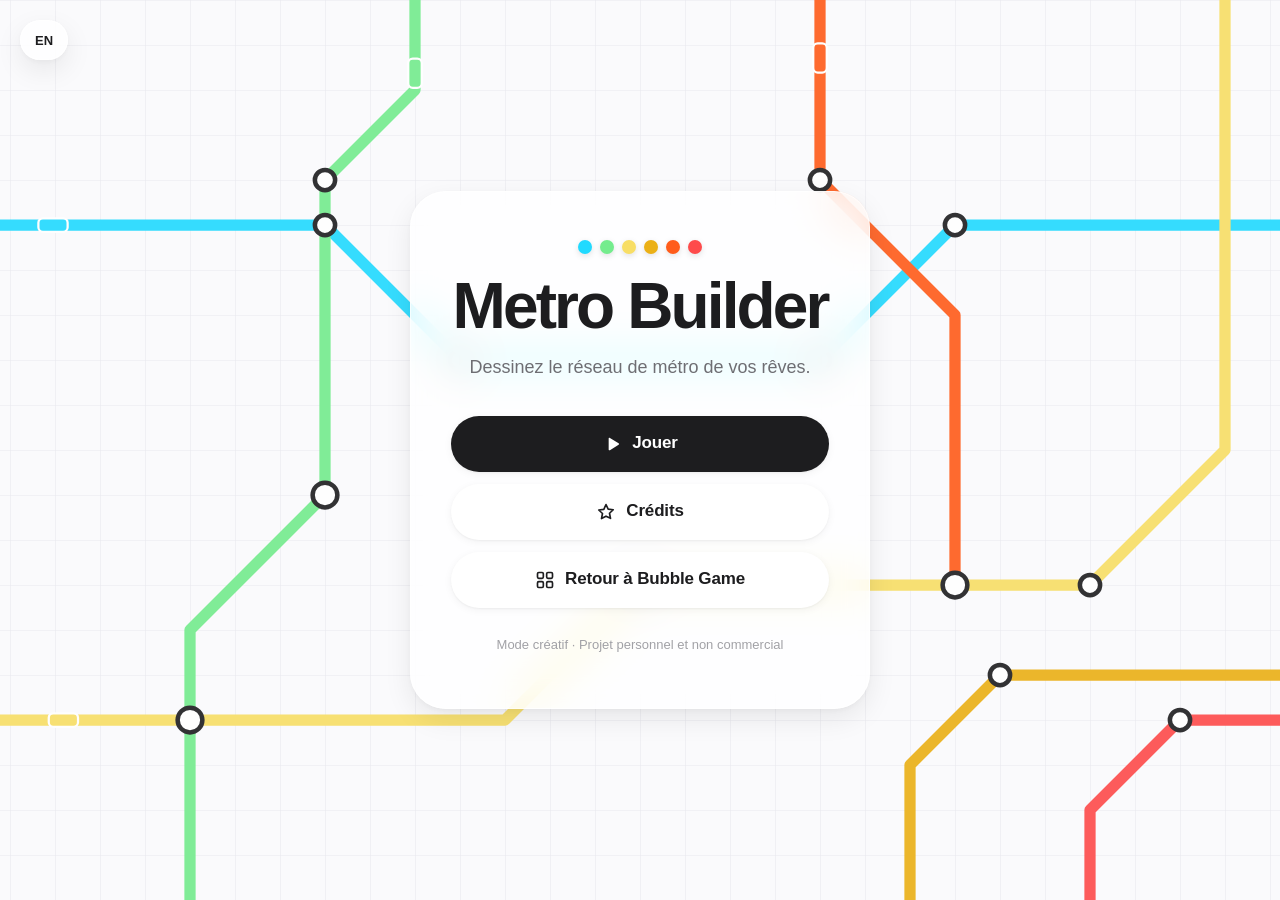
<file: index.html>
<!DOCTYPE html>
<html lang="fr">
<head>
  <meta charset="UTF-8">
  <meta name="viewport" content="width=device-width, initial-scale=1">
  <title>Metro Builder</title>
  <meta name="description" content="Metro Builder — créez le réseau de métro de vos rêves.">
  <link rel="stylesheet" href="css/style.css?v=5">
</head>
<body>
  <main class="page">
    <!-- Décor : lignes de métro animées -->
    <svg class="menu-bg" viewBox="0 0 1200 800" preserveAspectRatio="xMidYMid slice" aria-hidden="true">
      <defs>
        <pattern id="grid" width="40" height="40" patternUnits="userSpaceOnUse">
          <path d="M40 0H0V40" fill="none" stroke="#e8e8ed" stroke-width="1"/>
        </pattern>
      </defs>
      <rect width="1200" height="800" fill="#fbfbfd"/>
      <rect width="1200" height="800" fill="url(#grid)"/>
      <g fill="none" stroke-width="10" stroke-linecap="round" stroke-linejoin="round">
        <path id="bg-l1" d="M-40 200 H320 L440 320 H760 L880 200 H1240" stroke="#21DAFF"/>
        <path id="bg-l2" d="M200 840 V560 L320 440 V160 L400 80 V-40" stroke="#74EC8D"/>
        <path id="bg-l3" d="M-40 640 H480 L600 520 H1000 L1120 400 V-40" stroke="#F8DE65"/>
        <path id="bg-l4" d="M1240 600 H920 L840 680 V840" stroke="#EBB016"/>
        <path id="bg-l5" d="M760 -40 V160 L880 280 V520" stroke="#FF5C1A"/>
        <path id="bg-l6" d="M1000 840 V720 L1080 640 H1240" stroke="#FE4B4B"/>
      </g>
      <g fill="#fff" stroke="#1d1d1f" stroke-width="4">
        <circle cx="320" cy="200" r="9"/>
        <circle cx="440" cy="320" r="9"/>
        <circle cx="760" cy="320" r="9"/>
        <circle cx="320" cy="440" r="11"/>
        <circle cx="200" cy="640" r="11"/>
        <circle cx="600" cy="520" r="9"/>
        <circle cx="880" cy="520" r="11"/>
        <circle cx="1000" cy="520" r="9"/>
        <circle cx="760" cy="160" r="9"/>
        <circle cx="880" cy="200" r="9"/>
        <circle cx="920" cy="600" r="9"/>
        <circle cx="1080" cy="640" r="9"/>
        <circle cx="320" cy="160" r="9"/>
      </g>
      <g>
        <rect x="-13" y="-6" width="26" height="12" rx="4" fill="#21DAFF" stroke="#fff" stroke-width="2">
          <animateMotion dur="14s" repeatCount="indefinite" rotate="auto"><mpath href="#bg-l1"/></animateMotion>
        </rect>
        <rect x="-13" y="-6" width="26" height="12" rx="4" fill="#74EC8D" stroke="#fff" stroke-width="2">
          <animateMotion dur="11s" repeatCount="indefinite" rotate="auto" keyPoints="1;0" keyTimes="0;1" calcMode="linear"><mpath href="#bg-l2"/></animateMotion>
        </rect>
        <rect x="-13" y="-6" width="26" height="12" rx="4" fill="#F8DE65" stroke="#fff" stroke-width="2">
          <animateMotion dur="16s" repeatCount="indefinite" rotate="auto"><mpath href="#bg-l3"/></animateMotion>
        </rect>
        <rect x="-13" y="-6" width="26" height="12" rx="4" fill="#FF5C1A" stroke="#fff" stroke-width="2">
          <animateMotion dur="8s" repeatCount="indefinite" rotate="auto"><mpath href="#bg-l5"/></animateMotion>
        </rect>
      </g>
    </svg>

    <div class="menu">
      <div class="menu-card glass">
        <div class="logo-dots" aria-hidden="true">
          <span></span><span></span><span></span><span></span><span></span><span></span>
        </div>
        <h1 class="game-title">Metro Builder</h1>
        <p class="game-tagline">Dessinez le réseau de métro de vos rêves.</p>

        <nav class="menu-actions">
          <a class="btn btn-primary" href="city-select.html">
            <svg viewBox="0 0 24 24" fill="currentColor" aria-hidden="true"><path d="M8 5.5v13a1 1 0 0 0 1.52.85l10.4-6.5a1 1 0 0 0 0-1.7L9.52 4.65A1 1 0 0 0 8 5.5z"/></svg>
            Jouer
          </a>
          <a class="btn" href="credits.html">
            <svg viewBox="0 0 24 24" fill="none" stroke="currentColor" stroke-width="2" stroke-linecap="round" stroke-linejoin="round" aria-hidden="true"><path d="M12 3l2.6 5.6 6.1.7-4.5 4.2 1.2 6.1L12 17l-5.4 2.9 1.2-6.1-4.5-4.2 6.1-.7z"/></svg>
            Crédits
          </a>
          <a class="btn" href="https://bubble-site.fr/jeux/jeux.html" id="library-link">
            <svg viewBox="0 0 24 24" fill="none" stroke="currentColor" stroke-width="2" stroke-linecap="round" stroke-linejoin="round" aria-hidden="true"><rect x="3" y="3" width="7" height="7" rx="1.5"/><rect x="14" y="3" width="7" height="7" rx="1.5"/><rect x="3" y="14" width="7" height="7" rx="1.5"/><rect x="14" y="14" width="7" height="7" rx="1.5"/></svg>
            Retour à Bubble Game
          </a>
        </nav>

        <p class="menu-footer">Mode créatif · Projet personnel et non commercial</p>
      </div>
    </div>
  </main>
  <script src="js/i18n.js?v=1"></script>
</body>
</html>
</file>
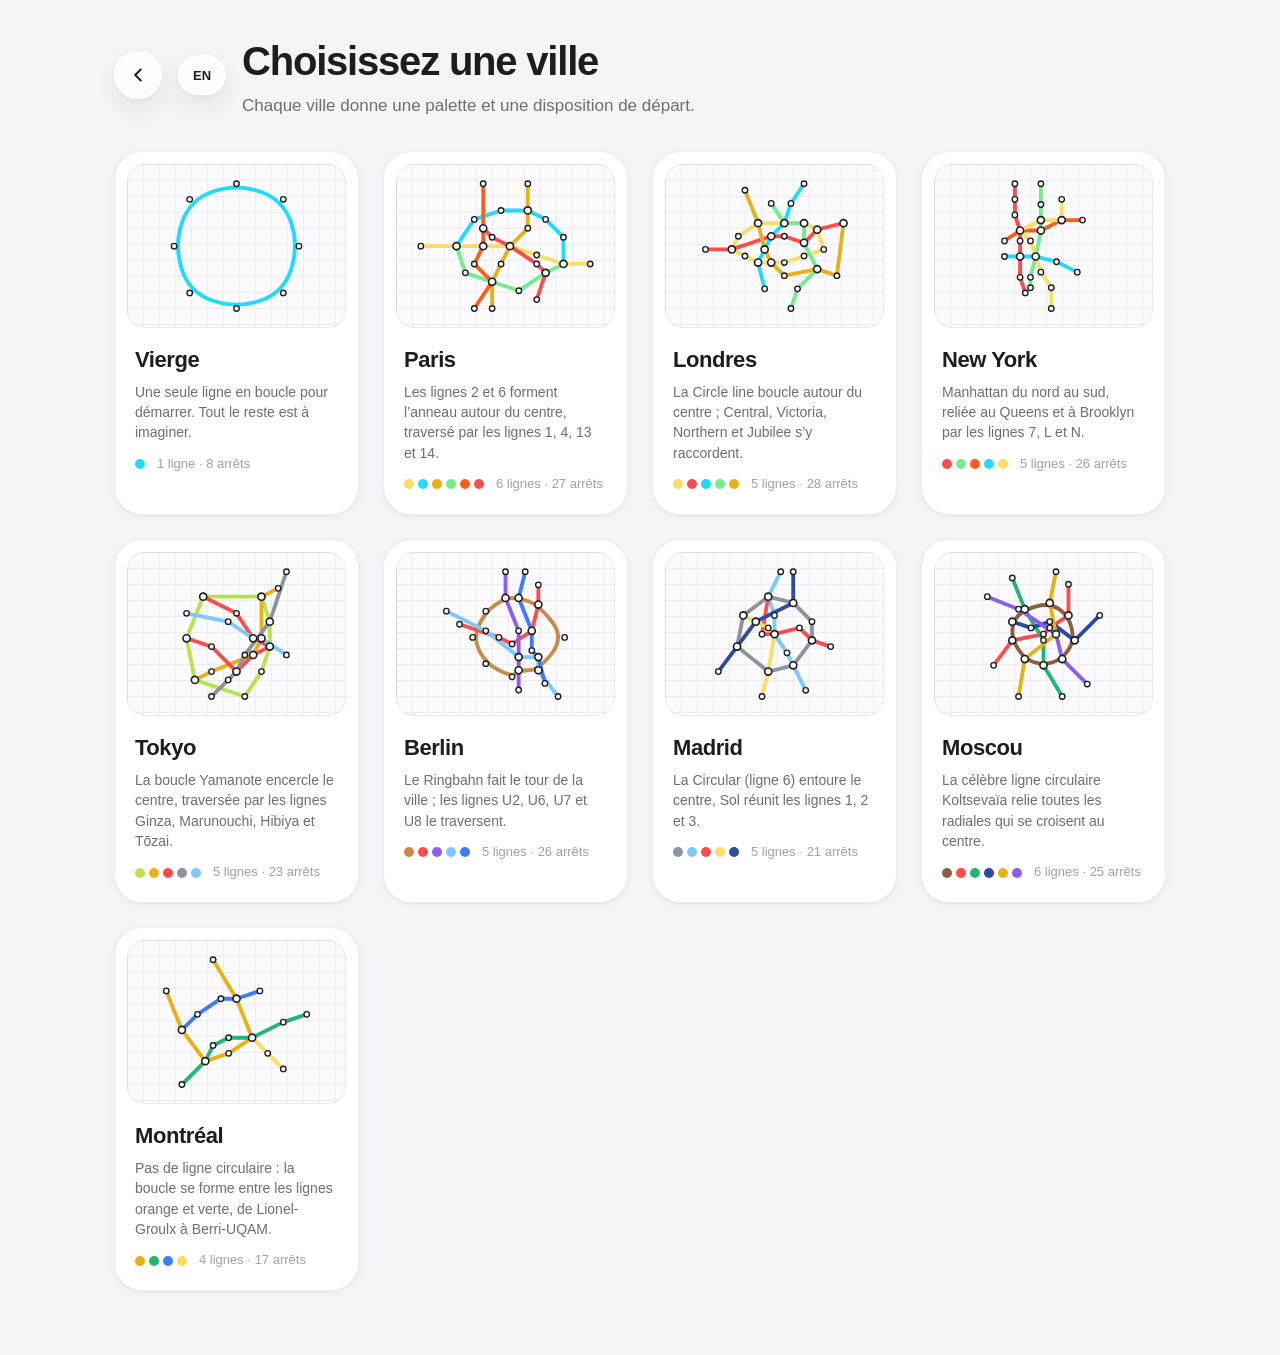
<file: city-select.html>
<!DOCTYPE html>
<html lang="fr">
<head>
  <meta charset="UTF-8">
  <meta name="viewport" content="width=device-width, initial-scale=1">
  <title>Choisir une ville — Metro Builder</title>
  <link rel="stylesheet" href="css/style.css?v=5">
</head>
<body>
  <main class="page">
    <header class="page-header">
      <a class="back-btn glass" href="index.html" aria-label="Retour au menu">
        <svg viewBox="0 0 24 24" fill="none" stroke="currentColor" stroke-width="2.2" stroke-linecap="round" stroke-linejoin="round"><path d="M15 18l-6-6 6-6"/></svg>
      </a>
      <div>
        <h1 class="page-title">Choisissez une ville</h1>
        <p class="page-subtitle">Chaque ville donne une palette et une disposition de départ.</p>
      </div>
    </header>

    <div class="page-content">
      <div class="city-grid" id="city-grid"></div>
    </div>
  </main>

  <script src="js/i18n.js?v=1"></script>
  <script src="js/cities.js?v=5"></script>
  <script>
    (function () {
      'use strict';
      var grid = document.getElementById('city-grid');
      var NS = 'http://www.w3.org/2000/svg';

      function el(tag, attrs) {
        var node = document.createElementNS(NS, tag);
        for (var k in attrs) node.setAttribute(k, attrs[k]);
        return node;
      }

      // Aperçu SVG de la disposition de départ d'une ville
      function preview(city) {
        var svg = el('svg', { viewBox: '0 0 400 300', 'aria-hidden': 'true' });
        var pos = {};
        var minX = Infinity, minY = Infinity, maxX = -Infinity, maxY = -Infinity;
        city.stops.forEach(function (s) {
          pos[s[0]] = { x: s[1], y: s[2] };
          minX = Math.min(minX, s[1]); maxX = Math.max(maxX, s[1]);
          minY = Math.min(minY, s[2]); maxY = Math.max(maxY, s[2]);
        });
        var pad = 36;
        var scale = Math.min((400 - pad * 2) / Math.max(1, maxX - minX), (300 - pad * 2) / Math.max(1, maxY - minY));
        var ox = 200 - ((minX + maxX) / 2) * scale;
        var oy = 150 - ((minY + maxY) / 2) * scale;
        function P(k) { return { x: pos[k].x * scale + ox, y: pos[k].y * scale + oy }; }

        var palette = MetroCities.palette(city);
        var served = {};
        city.lines.forEach(function (line) {
          var pts = line.stops.map(P);
          line.stops.forEach(function (k) { served[k] = (served[k] || 0) + 1; });
          var d;
          if (line.loop && line.style === 'curve') {
            // Boucle lissée (courbes passant par les milieux)
            var n = pts.length;
            var mid = function (a, b) { return { x: (a.x + b.x) / 2, y: (a.y + b.y) / 2 }; };
            var m0 = mid(pts[n - 1], pts[0]);
            d = 'M' + m0.x + ' ' + m0.y;
            for (var i = 0; i < n; i++) {
              var m = mid(pts[i], pts[(i + 1) % n]);
              d += ' Q' + pts[i].x + ' ' + pts[i].y + ' ' + m.x + ' ' + m.y;
            }
          } else {
            d = 'M' + pts.map(function (p) { return p.x + ' ' + p.y; }).join(' L');
            if (line.loop) d += ' Z';
          }
          svg.appendChild(el('path', {
            d: d, fill: 'none', stroke: MetroCities.colorHex(palette, line.color),
            'stroke-width': 7, 'stroke-linecap': 'round', 'stroke-linejoin': 'round'
          }));
        });
        city.stops.forEach(function (s) {
          var p = P(s[0]);
          var big = (served[s[0]] || 0) > 1;
          svg.appendChild(el('circle', {
            cx: p.x, cy: p.y, r: big ? 6.5 : 5, fill: '#fff', stroke: '#1d1d1f', 'stroke-width': big ? 3 : 2.5
          }));
        });
        return svg;
      }

      MetroCities.list().forEach(function (city, index) {
        var saved = MetroCities.hasSave(city.id);
        var card = document.createElement('div');
        card.className = 'city-card';
        card.setAttribute('role', 'button');
        card.setAttribute('tabindex', '0');
        card.style.animationDelay = (index * 0.07) + 's';

        var pv = document.createElement('div');
        pv.className = 'city-preview';
        pv.appendChild(preview(city));
        card.appendChild(pv);

        if (saved) {
          var badge = document.createElement('span');
          badge.className = 'badge';
          badge.textContent = MetroI18n.t('Reprendre');
          card.appendChild(badge);
        }

        var info = document.createElement('div');
        info.className = 'city-info';
        var palette = MetroCities.palette(city);
        var swatches = city.lines.map(function (l) {
          return MetroCities.colorHex(palette, l.color);
        }).filter(function (hex, i, all) {
          return all.indexOf(hex) === i;
        }).map(function (hex) {
          return '<i style="background:' + hex + '"></i>';
        }).join('');
        info.innerHTML =
          '<h2 class="city-name"></h2>' +
          '<p class="city-desc"></p>' +
          '<div class="city-meta"><span class="city-swatches">' + swatches + '</span>' +
          '<span>' + city.lines.length + ' ' + MetroI18n.t(city.lines.length > 1 ? 'lignes' : 'ligne') +
          ' · ' + city.stops.length + ' ' + MetroI18n.t(city.stops.length > 1 ? 'arrêts' : 'arrêt') + '</span></div>';
        info.querySelector('.city-name').textContent = MetroCities.localizedName(city);
        info.querySelector('.city-desc').textContent = MetroCities.localizedDescription(city);
        card.appendChild(info);

        if (saved) {
          var reset = document.createElement('button');
          reset.className = 'city-reset';
          reset.type = 'button';
          reset.textContent = MetroI18n.t('Recommencer à zéro');
          reset.addEventListener('click', function (ev) {
            ev.stopPropagation();
            if (confirm(MetroI18n.t('Effacer la partie sauvegardée pour « {name} » ?', { name: MetroCities.localizedName(city) }))) {
              MetroCities.clearSave(city.id);
              location.reload();
            }
          });
          info.appendChild(reset);
        }

        function go() {
          try { localStorage.setItem('metroBuilder.city', city.id); } catch (e) { /* stockage indisponible */ }
          location.href = 'game.html?city=' + encodeURIComponent(city.id);
        }
        card.addEventListener('click', go);
        card.addEventListener('keydown', function (ev) {
          if (ev.key === 'Enter' || ev.key === ' ') { ev.preventDefault(); go(); }
        });
        grid.appendChild(card);
      });
    })();
  </script>
</body>
</html>
</file>
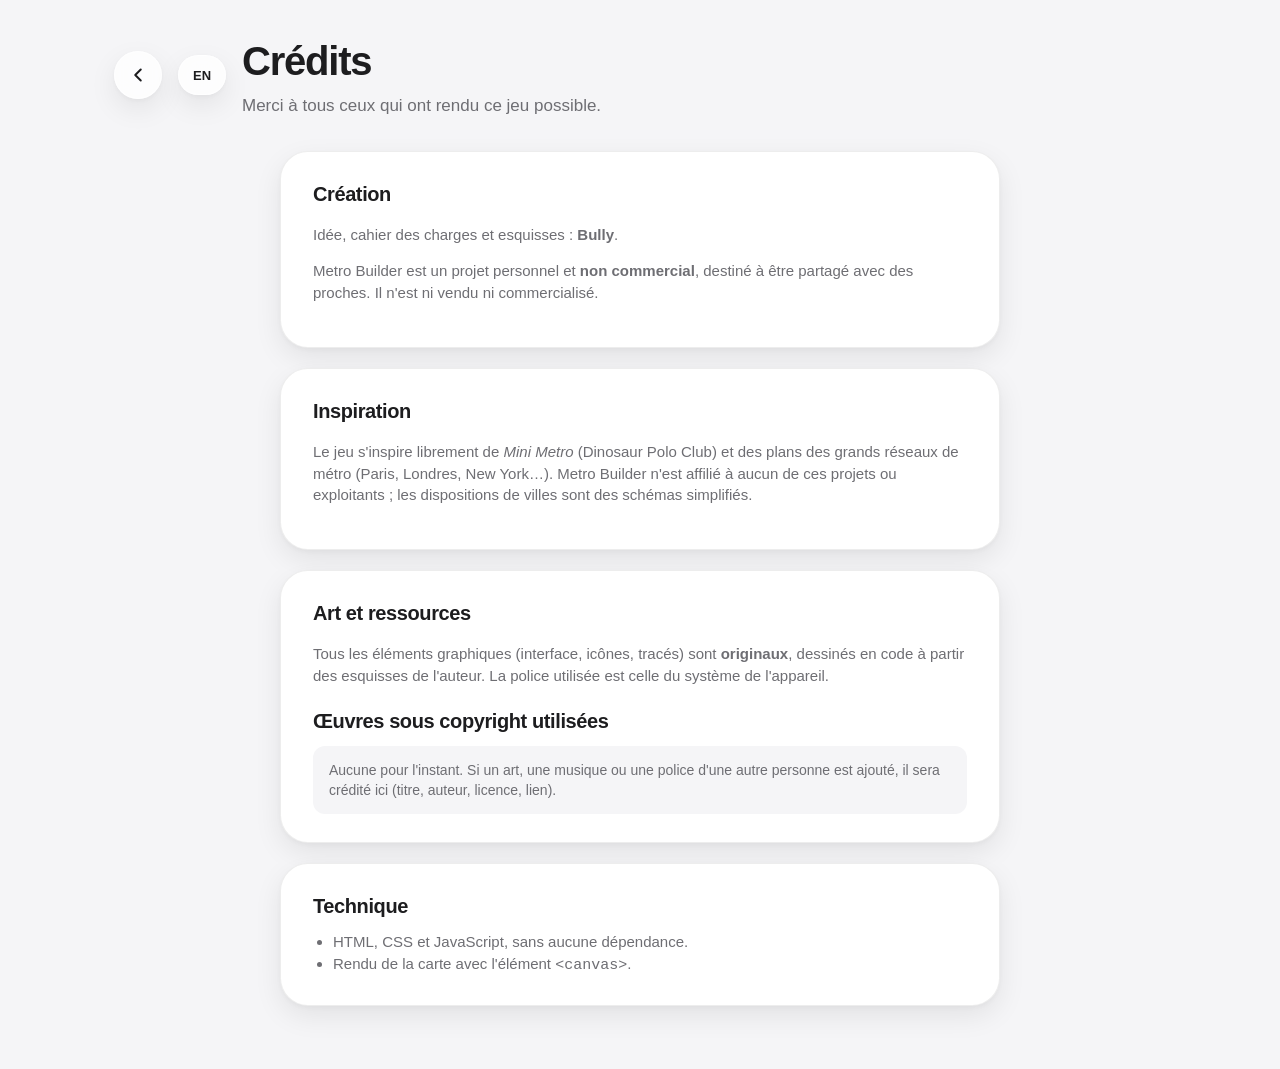
<file: credits.html>
<!DOCTYPE html>
<html lang="fr">
<head>
  <meta charset="UTF-8">
  <meta name="viewport" content="width=device-width, initial-scale=1">
  <title>Crédits — Metro Builder</title>
  <link rel="stylesheet" href="css/style.css?v=5">
</head>
<body>
  <main class="page">
    <header class="page-header">
      <a class="back-btn glass" href="index.html" aria-label="Retour au menu">
        <svg viewBox="0 0 24 24" fill="none" stroke="currentColor" stroke-width="2.2" stroke-linecap="round" stroke-linejoin="round"><path d="M15 18l-6-6 6-6"/></svg>
      </a>
      <div>
        <h1 class="page-title">Crédits</h1>
        <p class="page-subtitle">Merci à tous ceux qui ont rendu ce jeu possible.</p>
      </div>
    </header>

    <div class="page-content">
      <div class="credits">
        <section class="card">
          <h2>Création</h2>
          <p>Idée, cahier des charges et esquisses : <strong>Bully</strong>.</p>
          <p>Metro Builder est un projet personnel et <strong>non commercial</strong>, destiné à être partagé avec des proches. Il n'est ni vendu ni commercialisé.</p>
        </section>

        <section class="card">
          <h2>Inspiration</h2>
          <p>Le jeu s'inspire librement de <em>Mini Metro</em> (Dinosaur Polo Club) et des plans des grands réseaux de métro (Paris, Londres, New York…). Metro Builder n'est affilié à aucun de ces projets ou exploitants ; les dispositions de villes sont des schémas simplifiés.</p>
        </section>

        <section class="card">
          <h2>Art et ressources</h2>
          <p>Tous les éléments graphiques (interface, icônes, tracés) sont <strong>originaux</strong>, dessinés en code à partir des esquisses de l'auteur. La police utilisée est celle du système de l'appareil.</p>
          <h2 style="margin-top:20px">Œuvres sous copyright utilisées</h2>
          <!-- Ajouter ici chaque œuvre de quelqu'un d'autre utilisée dans le jeu :
               titre, auteur, licence et lien. -->
          <div class="placeholder">Aucune pour l'instant. Si un art, une musique ou une police d'une autre personne est ajouté, il sera crédité ici (titre, auteur, licence, lien).</div>
        </section>

        <section class="card">
          <h2>Technique</h2>
          <ul>
            <li>HTML, CSS et JavaScript, sans aucune dépendance.</li>
            <li>Rendu de la carte avec l'élément <code>&lt;canvas&gt;</code>.</li>
          </ul>
        </section>
      </div>
    </div>
  </main>
  <script src="js/i18n.js?v=1"></script>
</body>
</html>
</file>
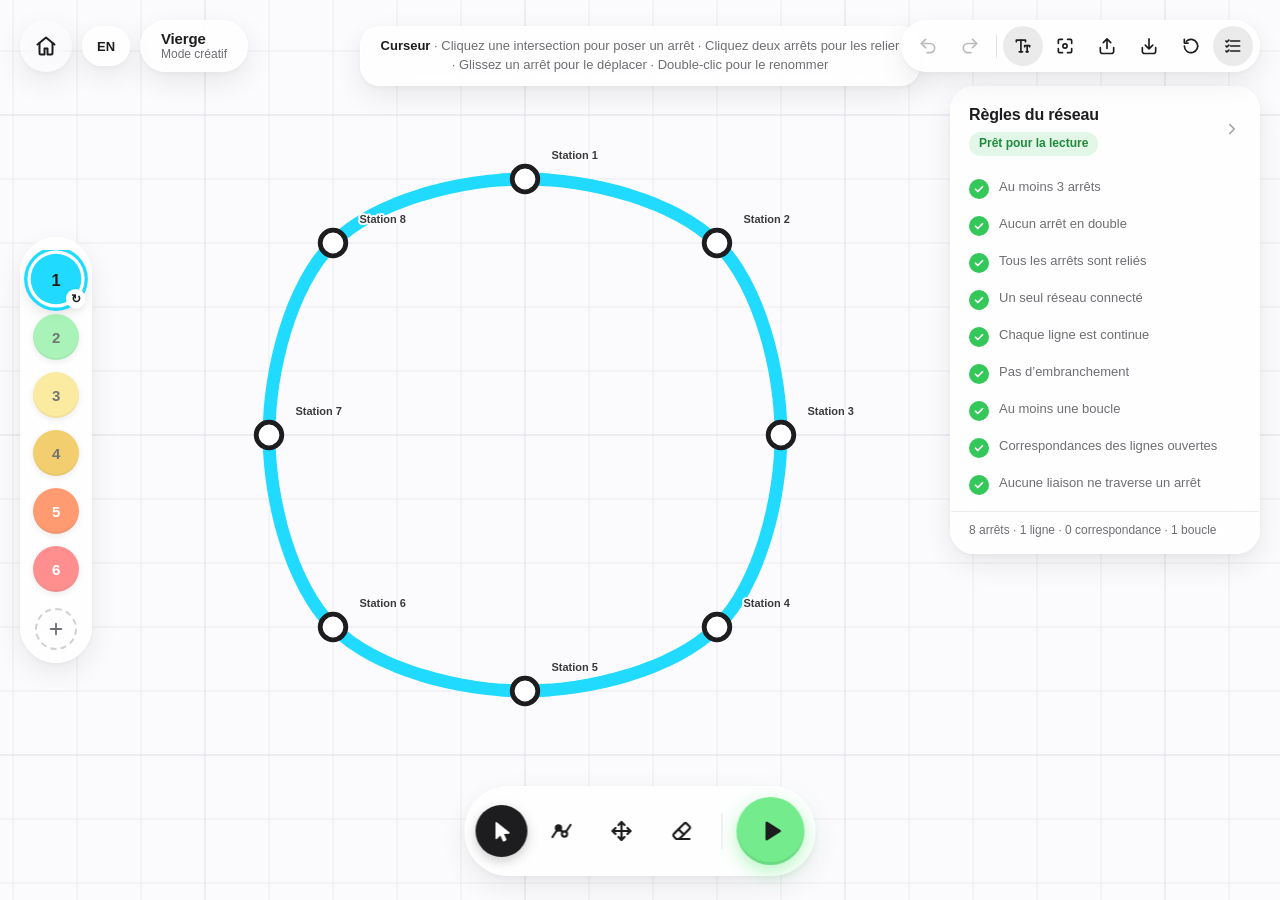
<file: game.html>
<!DOCTYPE html>
<html lang="fr">
<head>
  <meta charset="UTF-8">
  <meta name="viewport" content="width=device-width, initial-scale=1, maximum-scale=1, user-scalable=no">
  <title>Éditeur — Metro Builder</title>
  <link rel="stylesheet" href="css/style.css?v=5">
  <link rel="stylesheet" href="css/game.css?v=5">
</head>
<body class="game">
  <canvas id="map" aria-label="Carte du réseau de métro"></canvas>

  <!-- Haut gauche : menu + ville -->
  <div class="top-left">
    <a class="icon-btn round glass" href="index.html" id="home-btn" title="Menu principal" aria-label="Menu principal">
      <svg viewBox="0 0 24 24" fill="none" stroke="currentColor" stroke-width="2" stroke-linecap="round" stroke-linejoin="round"><path d="M3.5 10.5L12 3.5l8.5 7"/><path d="M5.5 9v10a1.5 1.5 0 0 0 1.5 1.5h3.5v-6h3v6H17a1.5 1.5 0 0 0 1.5-1.5V9"/></svg>
    </a>
    <div class="city-pill glass">
      <span class="city-pill-name" id="city-name">Ville</span>
      <span class="city-pill-mode">Mode créatif</span>
    </div>
  </div>

  <!-- Barre verticale des lignes -->
  <aside class="line-bar glass" aria-label="Lignes de métro">
    <div class="line-list" id="line-list"></div>
    <button class="line-add" id="add-line" type="button" title="Ajouter une ligne" aria-label="Ajouter une ligne">
      <svg viewBox="0 0 24 24" fill="none" stroke="currentColor" stroke-width="2.4" stroke-linecap="round"><path d="M12 5v14M5 12h14"/></svg>
    </button>
  </aside>

  <!-- Sélecteur de couleur de la ligne active -->
  <div class="color-picker glass" id="color-picker" role="dialog" aria-label="Couleur de la ligne" aria-hidden="true"></div>

  <!-- Aide contextuelle -->
  <div class="hint glass" id="hint"></div>

  <!-- Haut droite : actions -->
  <div class="top-actions glass">
    <button class="icon-btn" id="undo-btn" type="button" title="Annuler (Ctrl+Z)" aria-label="Annuler">
      <svg viewBox="0 0 24 24" fill="none" stroke="currentColor" stroke-width="2" stroke-linecap="round" stroke-linejoin="round"><path d="M9 14L4 9l5-5"/><path d="M4 9h10.5a5.5 5.5 0 0 1 0 11H11"/></svg>
    </button>
    <button class="icon-btn" id="redo-btn" type="button" title="Rétablir (Ctrl+Y)" aria-label="Rétablir">
      <svg viewBox="0 0 24 24" fill="none" stroke="currentColor" stroke-width="2" stroke-linecap="round" stroke-linejoin="round"><path d="M15 14l5-5-5-5"/><path d="M20 9H9.5a5.5 5.5 0 0 0 0 11H13"/></svg>
    </button>
    <span class="sep"></span>
    <button class="icon-btn active" id="labels-btn" type="button" title="Afficher les noms des arrêts" aria-label="Noms des arrêts">
      <svg viewBox="0 0 24 24" fill="none" stroke="currentColor" stroke-width="2" stroke-linecap="round" stroke-linejoin="round"><path d="M4 7V5h11v2"/><path d="M9.5 5v14"/><path d="M7.5 19h4"/><path d="M14 13v-1.5h6V13"/><path d="M17 11.5V19"/><path d="M15.8 19h2.4"/></svg>
    </button>
    <button class="icon-btn" id="fit-btn" type="button" title="Recentrer la carte" aria-label="Recentrer la carte">
      <svg viewBox="0 0 24 24" fill="none" stroke="currentColor" stroke-width="2" stroke-linecap="round" stroke-linejoin="round"><path d="M4 9V5.5A1.5 1.5 0 0 1 5.5 4H9"/><path d="M15 4h3.5A1.5 1.5 0 0 1 20 5.5V9"/><path d="M20 15v3.5a1.5 1.5 0 0 1-1.5 1.5H15"/><path d="M9 20H5.5A1.5 1.5 0 0 1 4 18.5V15"/><circle cx="12" cy="12" r="2.5"/></svg>
    </button>
    <button class="icon-btn" id="export-btn" type="button" title="Exporter / partager ce réseau" aria-label="Exporter ce réseau">
      <svg viewBox="0 0 24 24" fill="none" stroke="currentColor" stroke-width="2" stroke-linecap="round" stroke-linejoin="round"><path d="M12 15V3.5M7.5 8L12 3.5 16.5 8"/><path d="M4 14v4.5A2.5 2.5 0 0 0 6.5 21h11a2.5 2.5 0 0 0 2.5-2.5V14"/></svg>
    </button>
    <button class="icon-btn" id="import-btn" type="button" title="Importer un réseau (code ou lien)" aria-label="Importer un réseau">
      <svg viewBox="0 0 24 24" fill="none" stroke="currentColor" stroke-width="2" stroke-linecap="round" stroke-linejoin="round"><path d="M12 3.5V15M7.5 11L12 15.5 16.5 11"/><path d="M4 14v4.5A2.5 2.5 0 0 0 6.5 21h11a2.5 2.5 0 0 0 2.5-2.5V14"/></svg>
    </button>
    <button class="icon-btn" id="reset-btn" type="button" title="Réinitialiser la carte" aria-label="Réinitialiser la carte">
      <svg viewBox="0 0 24 24" fill="none" stroke="currentColor" stroke-width="2" stroke-linecap="round" stroke-linejoin="round"><path d="M4 12a8 8 0 1 0 2.4-5.7"/><path d="M4 4v4.5h4.5"/></svg>
    </button>
    <button class="icon-btn" id="rules-btn" type="button" title="Règles du réseau" aria-label="Règles du réseau">
      <svg viewBox="0 0 24 24" fill="none" stroke="currentColor" stroke-width="2" stroke-linecap="round" stroke-linejoin="round"><path d="M9 6h11M9 12h11M9 18h11"/><path d="M3.5 6l1.2 1.2L7 5"/><path d="M3.5 12l1.2 1.2L7 11"/><path d="M3.5 18l1.2 1.2L7 17"/></svg>
    </button>
  </div>

  <!-- Panneau des règles -->
  <section class="rules-panel glass" id="rules-panel" aria-live="polite">
    <header class="rules-head" id="rules-head">
      <div>
        <h2>Règles du réseau</h2>
        <span class="rules-status" id="rules-status"></span>
      </div>
      <svg class="chevron" viewBox="0 0 24 24" fill="none" stroke="currentColor" stroke-width="2.2" stroke-linecap="round" stroke-linejoin="round"><path d="M6 9l6 6 6-6"/></svg>
    </header>
    <ul class="rules-list" id="rules-list"></ul>
    <footer class="rules-stats" id="rules-stats"></footer>
  </section>

  <!-- Fenêtre export / import -->
  <div class="sheet-backdrop" id="share-sheet" hidden>
    <div class="sheet glass" role="dialog" aria-modal="true" aria-labelledby="sheet-title">
      <header class="sheet-head">
        <h2 id="sheet-title">Partager le réseau</h2>
        <button class="icon-btn" id="sheet-close" type="button" aria-label="Fermer">
          <svg viewBox="0 0 24 24" fill="none" stroke="currentColor" stroke-width="2.2" stroke-linecap="round"><path d="M6 6l12 12M18 6L6 18"/></svg>
        </button>
      </header>

      <div class="sheet-tabs" role="tablist">
        <button type="button" role="tab" class="sheet-tab active" data-tab="export" aria-selected="true">Exporter</button>
        <button type="button" role="tab" class="sheet-tab" data-tab="import" aria-selected="false">Importer</button>
      </div>

      <section class="sheet-panel" data-panel="export">
        <p class="sheet-help">Envoyez ce lien à vos proches : le réseau s’ouvre directement dans le jeu.</p>
        <label class="sheet-label" for="export-link">Lien à partager</label>
        <div class="sheet-row">
          <input id="export-link" class="sheet-input" type="text" readonly>
          <button class="btn btn-small btn-primary" id="copy-link" type="button">Copier</button>
        </div>
        <label class="sheet-label" for="export-code">Ou le code texte</label>
        <textarea id="export-code" class="sheet-text" readonly rows="4"></textarea>
        <div class="sheet-row">
          <button class="btn btn-small" id="copy-code" type="button">Copier le code</button>
        </div>
      </section>

      <section class="sheet-panel" data-panel="import" hidden>
        <p class="sheet-help">Collez un lien ou un code reçu. Le réseau actuel de cette ville sera remplacé (Ctrl+Z pour annuler).</p>
        <label class="sheet-label" for="import-input">Lien ou code</label>
        <textarea id="import-input" class="sheet-text" rows="5" placeholder="https://…/game.html#m=… ou MBZ1.…" spellcheck="false"></textarea>
        <p class="sheet-msg" id="import-msg" role="alert"></p>
        <div class="sheet-row">
          <button class="btn btn-small btn-primary" id="import-go" type="button">Importer</button>
        </div>
      </section>
    </div>
  </div>

  <!-- Barre d'outils -->
  <nav class="toolbar glass" aria-label="Outils">
    <button class="tool-btn active" data-tool="cursor" type="button" title="Curseur — poser, déplacer, relier des arrêts (V)" aria-label="Curseur">
      <svg viewBox="0 0 24 24" fill="currentColor"><path d="M6 3.8v15.6c0 .7.8 1 1.3.6l3.6-3.4 2.4 5.3c.2.5.8.7 1.3.5l1.8-.8c.5-.2.7-.8.5-1.3l-2.4-5.2 4.9-.4c.7 0 1-.9.5-1.4L7.3 3.2C6.8 2.8 6 3.1 6 3.8z"/></svg>
    </button>
    <button class="tool-btn" data-tool="point" type="button" title="Point — ajouter un pli ou changer le style d’une liaison (P)" aria-label="Point de pli">
      <svg viewBox="0 0 24 24" fill="none" stroke="currentColor" stroke-width="2.2" stroke-linecap="round" stroke-linejoin="round"><path d="M3 18l6-9 6 6 6-9"/><circle cx="9" cy="9" r="2.6" fill="currentColor"/><circle cx="15" cy="15" r="2.6" fill="#fff"/></svg>
    </button>
    <button class="tool-btn" data-tool="move" type="button" title="Déplacement — se déplacer et zoomer (M)" aria-label="Déplacement">
      <svg viewBox="0 0 24 24" fill="none" stroke="currentColor" stroke-width="2.2" stroke-linecap="round" stroke-linejoin="round"><path d="M12 3v18M3 12h18"/><path d="M9 6l3-3 3 3M9 18l3 3 3-3M6 9l-3 3 3 3M18 9l3 3-3 3"/></svg>
    </button>
    <button class="tool-btn" data-tool="eraser" type="button" title="Gomme — effacer arrêts, liaisons et points (E)" aria-label="Gomme">
      <svg viewBox="0 0 24 24" fill="none" stroke="currentColor" stroke-width="2.2" stroke-linecap="round" stroke-linejoin="round"><path d="M8.5 20H20"/><path d="M4.6 14.6l9.9-9.9a2 2 0 0 1 2.8 0l2.5 2.5a2 2 0 0 1 0 2.8L11 18.8a4 4 0 0 1-2.8 1.2H7.6a2 2 0 0 1-1.4-.6l-1.6-1.6a2.2 2.2 0 0 1 0-3.2z"/><path d="M9 10.2l5.3 5.3"/></svg>
    </button>
    <span class="sep"></span>
    <button class="play-btn" id="play-btn" type="button" title="Lecture (Espace)" aria-label="Lecture">
      <svg class="icon-play" viewBox="0 0 24 24" fill="currentColor"><path d="M8 5.5v13a1 1 0 0 0 1.52.85l10.4-6.5a1 1 0 0 0 0-1.7L9.52 4.65A1 1 0 0 0 8 5.5z"/></svg>
      <svg class="icon-pause" viewBox="0 0 24 24" fill="currentColor"><rect x="6" y="5" width="4.2" height="14" rx="1.4"/><rect x="13.8" y="5" width="4.2" height="14" rx="1.4"/></svg>
    </button>
  </nav>

  <!-- Choix pour une liaison (outil Point) -->
  <div class="popover glass" id="seg-popover" role="menu">
    <button type="button" data-action="bend" role="menuitem">
      <svg viewBox="0 0 24 24" fill="none" stroke="currentColor" stroke-width="2.2" stroke-linecap="round"><path d="M3 18L12 7l9 11"/><circle cx="12" cy="7" r="3" fill="#fff"/></svg>
      <span>Point</span>
    </button>
    <button type="button" data-action="straight" role="menuitem">
      <svg viewBox="0 0 24 24" fill="none" stroke="currentColor" stroke-width="2.4" stroke-linecap="round"><path d="M4 18L20 6"/></svg>
      <span>Droit</span>
    </button>
    <button type="button" data-action="curve" role="menuitem">
      <svg viewBox="0 0 24 24" fill="none" stroke="currentColor" stroke-width="2.4" stroke-linecap="round"><path d="M4 18C6 8 14 4 20 6"/></svg>
      <span>Courbe</span>
    </button>
    <button type="button" data-action="zigzag" role="menuitem">
      <svg viewBox="0 0 24 24" fill="none" stroke="currentColor" stroke-width="2.2" stroke-linecap="round" stroke-linejoin="round"><path d="M3 17l3-6 3 6 3-6 3 6 3-6 3 6"/></svg>
      <span>Zigzag</span>
    </button>
  </div>

  <div class="toast" id="toast" role="status"></div>

  <script src="js/i18n.js?v=1"></script>
  <script src="js/cities.js?v=5"></script>
  <script src="js/rules.js?v=5"></script>
  <script src="js/share.js?v=5"></script>
  <script src="js/game.js?v=5"></script>
</body>
</html>
</file>
<file: css/style.css>
/* ==========================================================================
   Metro Builder — styles communs (thème « Apple » : lisse, arrondi, ombres douces)
   ========================================================================== */

:root {
  /* Palette de base des lignes */
  --blue: #21DAFF;
  --green: #74EC8D;
  --yellow: #F8DE65;
  --orange: #EBB016;
  --red-orange: #FF5C1A;
  --red: #FE4B4B;

  --bg: #f5f5f7;
  --surface: rgba(255, 255, 255, 0.78);
  --surface-solid: #ffffff;
  --text: #1d1d1f;
  --text-2: #6e6e73;
  --text-3: #a1a1a6;
  --hairline: rgba(0, 0, 0, 0.07);

  --shadow-sm: 0 1px 2px rgba(0, 0, 0, 0.04), 0 2px 8px rgba(0, 0, 0, 0.05);
  --shadow-md: 0 2px 6px rgba(0, 0, 0, 0.04), 0 10px 28px rgba(0, 0, 0, 0.08);
  --shadow-lg: 0 6px 16px rgba(0, 0, 0, 0.05), 0 24px 56px rgba(0, 0, 0, 0.12);

  --radius-sm: 12px;
  --radius: 20px;
  --radius-lg: 28px;

  --ease: cubic-bezier(0.25, 0.1, 0.25, 1);
  --spring: cubic-bezier(0.34, 1.56, 0.64, 1);

  --font: -apple-system, BlinkMacSystemFont, "SF Pro Display", "SF Pro Text", "Helvetica Neue",
    "Segoe UI", Roboto, Arial, sans-serif;
}

*,
*::before,
*::after {
  box-sizing: border-box;
}

html,
body {
  margin: 0;
  padding: 0;
}

body {
  font-family: var(--font);
  color: var(--text);
  background: var(--bg);
  -webkit-font-smoothing: antialiased;
  -moz-osx-font-smoothing: grayscale;
  line-height: 1.45;
}

a {
  color: inherit;
}

button {
  font-family: inherit;
}

.language-toggle {
  position: relative;
  flex: none;
  min-width: 48px;
  height: 40px;
  padding: 0 12px;
  border: 0;
  border-radius: 999px;
  color: var(--text);
  font-size: 13px;
  font-weight: 700;
  cursor: pointer;
  transition: transform 0.25s var(--spring), background 0.2s var(--ease);
}

.language-toggle-home {
  position: fixed;
  top: 20px;
  left: 20px;
  z-index: 20;
}

.language-toggle-page {
  align-self: center;
}

.language-toggle:hover {
  transform: scale(1.06);
  background: var(--surface-solid);
}

/* ---------- Surfaces ---------- */

.glass {
  background: var(--surface);
  -webkit-backdrop-filter: saturate(180%) blur(20px);
  backdrop-filter: saturate(180%) blur(20px);
  border: 1px solid rgba(255, 255, 255, 0.65);
  box-shadow: var(--shadow-md);
}

.card {
  background: var(--surface-solid);
  border-radius: var(--radius-lg);
  box-shadow: var(--shadow-md);
  border: 1px solid var(--hairline);
}

/* ---------- Boutons ---------- */

.btn {
  display: inline-flex;
  align-items: center;
  justify-content: center;
  gap: 10px;
  min-height: 56px;
  padding: 0 28px;
  border: none;
  border-radius: 999px;
  font-size: 17px;
  font-weight: 600;
  letter-spacing: -0.01em;
  text-decoration: none;
  cursor: pointer;
  color: var(--text);
  background: var(--surface-solid);
  box-shadow: var(--shadow-sm);
  transition: transform 0.25s var(--spring), box-shadow 0.25s var(--ease), background 0.2s var(--ease);
}

.btn:hover {
  transform: translateY(-2px);
  box-shadow: var(--shadow-md);
}

.btn:active {
  transform: translateY(0) scale(0.98);
  box-shadow: var(--shadow-sm);
}

.btn:focus-visible {
  outline: 3px solid rgba(33, 218, 255, 0.6);
  outline-offset: 3px;
}

.btn-primary {
  color: #fff;
  background: var(--text);
}

.btn-primary:hover {
  background: #000;
}

.btn-small {
  min-height: 40px;
  padding: 0 18px;
  font-size: 15px;
}

.btn svg {
  width: 20px;
  height: 20px;
  flex: none;
}

/* ---------- Pages simples (menu, villes, crédits) ---------- */

.page {
  min-height: 100vh;
  position: relative;
  overflow: hidden;
}

.page-header {
  display: flex;
  align-items: center;
  gap: 16px;
  max-width: 1100px;
  margin: 0 auto;
  padding: 32px 24px 8px;
}

.back-btn {
  width: 48px;
  height: 48px;
  border-radius: 50%;
  display: inline-flex;
  align-items: center;
  justify-content: center;
  text-decoration: none;
  color: var(--text);
  transition: transform 0.25s var(--spring);
}

.back-btn:hover {
  transform: scale(1.06);
}

.back-btn svg {
  width: 22px;
  height: 22px;
}

.page-title {
  margin: 0;
  font-size: clamp(28px, 4vw, 40px);
  font-weight: 700;
  letter-spacing: -0.03em;
}

.page-subtitle {
  margin: 4px 0 0;
  color: var(--text-2);
  font-size: 17px;
}

.page-content {
  max-width: 1100px;
  margin: 0 auto;
  padding: 24px 24px 64px;
}

/* ---------- Menu (index.html) ---------- */

.menu-bg {
  position: absolute;
  inset: 0;
  width: 100%;
  height: 100%;
  pointer-events: none;
  opacity: 0.9;
}

.menu {
  position: relative;
  z-index: 1;
  min-height: 100vh;
  display: flex;
  align-items: center;
  justify-content: center;
  padding: 24px;
}

.menu-card {
  width: min(460px, 100%);
  padding: 48px 40px 40px;
  border-radius: 36px;
  text-align: center;
  animation: rise 0.7s var(--ease) both;
}

.logo-dots {
  display: flex;
  justify-content: center;
  gap: 8px;
  margin-bottom: 20px;
}

.logo-dots span {
  width: 14px;
  height: 14px;
  border-radius: 50%;
  box-shadow: 0 2px 6px rgba(0, 0, 0, 0.12);
  animation: pop 0.6s var(--spring) both;
}

.logo-dots span:nth-child(1) { background: var(--blue); animation-delay: 0.10s; }
.logo-dots span:nth-child(2) { background: var(--green); animation-delay: 0.16s; }
.logo-dots span:nth-child(3) { background: var(--yellow); animation-delay: 0.22s; }
.logo-dots span:nth-child(4) { background: var(--orange); animation-delay: 0.28s; }
.logo-dots span:nth-child(5) { background: var(--red-orange); animation-delay: 0.34s; }
.logo-dots span:nth-child(6) { background: var(--red); animation-delay: 0.40s; }

.game-title {
  margin: 0;
  font-size: clamp(44px, 9vw, 64px);
  line-height: 1.02;
  font-weight: 800;
  letter-spacing: -0.045em;
}

.game-tagline {
  margin: 14px 0 36px;
  color: var(--text-2);
  font-size: 18px;
}

.menu-actions {
  display: flex;
  flex-direction: column;
  gap: 12px;
}

.menu-actions .btn {
  width: 100%;
}

.menu-footer {
  margin-top: 28px;
  font-size: 13px;
  color: var(--text-3);
}

/* ---------- Sélection de ville ---------- */

.city-grid {
  display: grid;
  grid-template-columns: repeat(auto-fill, minmax(240px, 1fr));
  gap: 24px;
}

.city-card {
  position: relative;
  display: flex;
  flex-direction: column;
  padding: 12px;
  border: 1px solid var(--hairline);
  border-radius: var(--radius-lg);
  background: var(--surface-solid);
  box-shadow: var(--shadow-sm);
  text-align: left;
  cursor: pointer;
  color: inherit;
  font: inherit;
  animation: rise 0.6s var(--ease) both;
  transition: transform 0.3s var(--spring), box-shadow 0.3s var(--ease);
}

.city-card:hover {
  transform: translateY(-4px);
  box-shadow: var(--shadow-lg);
}

.city-card:active {
  transform: translateY(-1px) scale(0.99);
}

.city-card:focus-visible {
  outline: 3px solid rgba(33, 218, 255, 0.6);
  outline-offset: 3px;
}

.city-preview {
  aspect-ratio: 4 / 3;
  border-radius: 18px;
  overflow: hidden;
  background-color: #fbfbfd;
  background-image:
    linear-gradient(#ececf1 1px, transparent 1px),
    linear-gradient(90deg, #ececf1 1px, transparent 1px);
  background-size: 16px 16px;
  box-shadow: inset 0 0 0 1px var(--hairline);
}

.city-preview svg {
  width: 100%;
  height: 100%;
  display: block;
}

.city-info {
  padding: 16px 8px 8px;
}

.city-name {
  margin: 0;
  font-size: 22px;
  font-weight: 700;
  letter-spacing: -0.02em;
}

.city-desc {
  margin: 6px 0 12px;
  color: var(--text-2);
  font-size: 14px;
}

.city-meta {
  display: flex;
  align-items: center;
  gap: 6px;
  flex-wrap: wrap;
  font-size: 13px;
  color: var(--text-3);
}

.city-swatches {
  display: inline-flex;
  gap: 4px;
  margin-right: 6px;
}

.city-swatches i {
  width: 10px;
  height: 10px;
  border-radius: 50%;
}

.badge {
  position: absolute;
  top: 22px;
  right: 22px;
  padding: 5px 12px;
  border-radius: 999px;
  font-size: 12px;
  font-weight: 600;
  color: var(--text);
  background: rgba(255, 255, 255, 0.9);
  box-shadow: var(--shadow-sm);
}

.city-reset {
  margin-top: 10px;
  align-self: flex-start;
  border: none;
  background: none;
  padding: 4px 8px;
  border-radius: 8px;
  font-size: 13px;
  color: var(--text-2);
  cursor: pointer;
  transition: background 0.2s var(--ease), color 0.2s var(--ease);
}

.city-reset:hover {
  background: rgba(254, 75, 75, 0.1);
  color: #d93a3a;
}

/* ---------- Crédits ---------- */

.credits {
  max-width: 720px;
  margin: 0 auto;
  display: flex;
  flex-direction: column;
  gap: 20px;
}

.credits section {
  padding: 28px 32px;
  animation: rise 0.6s var(--ease) both;
}

.credits h2 {
  margin: 0 0 10px;
  font-size: 20px;
  letter-spacing: -0.02em;
}

.credits p,
.credits li {
  color: var(--text-2);
  font-size: 15px;
}

.credits ul {
  margin: 0;
  padding-left: 20px;
}

.credits .placeholder {
  padding: 14px 16px;
  border-radius: var(--radius-sm);
  background: var(--bg);
  font-size: 14px;
  color: var(--text-2);
}

/* ---------- Animations ---------- */

@keyframes rise {
  from { opacity: 0; transform: translateY(16px); }
  to { opacity: 1; transform: none; }
}

@keyframes pop {
  from { opacity: 0; transform: scale(0.3); }
  to { opacity: 1; transform: none; }
}

@media (prefers-reduced-motion: reduce) {
  *,
  *::before,
  *::after {
    animation-duration: 0.01ms !important;
    transition-duration: 0.01ms !important;
  }
}
</file>
<file: css/game.css>
/* ==========================================================================
   Metro Builder — éditeur de jeu
   ========================================================================== */

/* Mobile : pas de flash bleu qui recouvre l'écran au toucher */
*, *::before, *::after {
  -webkit-tap-highlight-color: transparent;
}

input, textarea {
  -webkit-user-select: text;
  user-select: text;
}

body.game {
  height: 100vh;
  overflow: hidden;
  background: #fbfbfd;
  -webkit-user-select: none;
  user-select: none;
  -webkit-touch-callout: none;
}

#map {
  position: fixed;
  inset: 0;
  width: 100%;
  height: 100%;
  display: block;
  touch-action: none;
}

/* ---------- Boutons icônes ---------- */

.icon-btn {
  width: 40px;
  height: 40px;
  border: none;
  border-radius: 50%;
  display: inline-flex;
  align-items: center;
  justify-content: center;
  color: var(--text);
  background: transparent;
  cursor: pointer;
  text-decoration: none;
  transition: background 0.2s var(--ease), transform 0.25s var(--spring), color 0.2s var(--ease), opacity 0.2s;
}

.icon-btn svg {
  width: 20px;
  height: 20px;
}

.icon-btn:hover {
  background: rgba(0, 0, 0, 0.06);
}

.icon-btn:active {
  transform: scale(0.92);
}

.icon-btn.active {
  background: rgba(0, 0, 0, 0.08);
}

.icon-btn:disabled {
  opacity: 0.3;
  cursor: default;
  background: transparent;
}

.icon-btn.round {
  width: 52px;
  height: 52px;
}

.icon-btn.round svg {
  width: 24px;
  height: 24px;
}

.icon-btn.round:hover {
  transform: scale(1.05);
  background: var(--surface);
}

.sep {
  width: 1px;
  height: 24px;
  margin: 0 4px;
  background: rgba(0, 0, 0, 0.1);
  flex: none;
}

/* ---------- Haut gauche ---------- */

.top-left {
  position: fixed;
  top: 20px;
  left: 20px;
  display: flex;
  align-items: center;
  gap: 10px;
  z-index: 10;
}

.language-toggle-game {
  z-index: 1;
}

.city-pill {
  height: 52px;
  padding: 0 20px;
  border-radius: 26px;
  display: flex;
  flex-direction: column;
  justify-content: center;
  line-height: 1.15;
}

.city-pill-name {
  font-weight: 700;
  font-size: 15px;
  letter-spacing: -0.01em;
}

.city-pill-mode {
  font-size: 12px;
  color: var(--text-2);
}

/* ---------- Barre des lignes ---------- */

.line-bar {
  position: fixed;
  left: 20px;
  top: 50%;
  transform: translateY(-50%);
  max-height: calc(100vh - 240px);
  width: 72px;
  padding: 12px 0;
  border-radius: 36px;
  display: flex;
  flex-direction: column;
  align-items: center;
  gap: 10px;
  z-index: 10;
}

.line-list {
  display: flex;
  flex-direction: column;
  align-items: center;
  gap: 12px;
  padding: 6px 12px;
  overflow-y: auto;
  scrollbar-width: none;
  scroll-behavior: smooth;
}

.line-list::-webkit-scrollbar {
  display: none;
}

.line-chip {
  position: relative;
  flex: none;
  width: 46px;
  height: 46px;
  border: none;
  border-radius: 50%;
  background: var(--c);
  font-size: 15px;
  font-weight: 700;
  letter-spacing: -0.02em;
  cursor: pointer;
  box-shadow: 0 2px 6px rgba(0, 0, 0, 0.12), inset 0 -2px 0 rgba(0, 0, 0, 0.08);
  transition: transform 0.3s var(--spring), box-shadow 0.25s var(--ease), opacity 0.2s;
}

.line-chip:hover {
  transform: scale(1.08);
}

.line-chip.unused {
  opacity: 0.62;
}

.line-chip.active {
  opacity: 1;
  transform: scale(1.1);
  box-shadow: 0 0 0 3px #fff, 0 0 0 6px var(--c), 0 6px 16px rgba(0, 0, 0, 0.18);
}

.loop-badge {
  position: absolute;
  right: -4px;
  bottom: -4px;
  width: 18px;
  height: 18px;
  border-radius: 50%;
  background: #fff;
  color: var(--text);
  font-size: 11px;
  font-style: normal;
  font-weight: 700;
  line-height: 18px;
  box-shadow: var(--shadow-sm);
}

.line-add {
  flex: none;
  width: 42px;
  height: 42px;
  border-radius: 50%;
  border: 2px dashed rgba(0, 0, 0, 0.18);
  background: transparent;
  color: var(--text-2);
  display: inline-flex;
  align-items: center;
  justify-content: center;
  cursor: pointer;
  transition: border-color 0.2s, color 0.2s, transform 0.25s var(--spring);
}

.line-add:hover {
  border-color: var(--text);
  color: var(--text);
  transform: scale(1.06);
}

.line-add svg {
  width: 18px;
  height: 18px;
}

/* ---------- Sélecteur de couleur ---------- */

.color-picker {
  position: fixed;
  left: 108px;
  top: 120px;
  width: 276px;
  max-height: calc(100vh - 24px);
  overflow-y: auto;
  padding: 16px 16px 6px;
  border-radius: 24px;
  z-index: 20;
  opacity: 0;
  transform: translateX(-10px) scale(0.97);
  transform-origin: left center;
  pointer-events: none;
  transition: opacity 0.2s var(--ease), transform 0.3s var(--spring);
  scrollbar-width: thin;
}

.color-picker.open {
  opacity: 1;
  transform: none;
  pointer-events: auto;
}

.cp-head {
  display: flex;
  align-items: center;
  gap: 12px;
  margin-bottom: 12px;
}

.cp-head strong {
  display: block;
  font-size: 15px;
  letter-spacing: -0.01em;
}

.cp-current {
  font-size: 13px;
  color: var(--text-2);
}

.cp-chip {
  flex: none;
  width: 36px;
  height: 36px;
  border-radius: 50%;
  background: var(--c);
  display: inline-flex;
  align-items: center;
  justify-content: center;
  font-size: 13px;
  font-weight: 700;
  box-shadow: 0 2px 6px rgba(0, 0, 0, 0.12), inset 0 -2px 0 rgba(0, 0, 0, 0.08);
}

.cp-family {
  margin-bottom: 10px;
}

.cp-family h4 {
  margin: 0 0 6px;
  font-size: 11px;
  font-weight: 600;
  text-transform: uppercase;
  letter-spacing: 0.06em;
  color: var(--text-2);
}

.cp-row {
  display: flex;
  flex-wrap: wrap;
  gap: 8px;
}

.cp-swatch {
  position: relative;
  width: 30px;
  height: 30px;
  padding: 0;
  border: none;
  border-radius: 50%;
  background: var(--c);
  display: inline-flex;
  align-items: center;
  justify-content: center;
  cursor: pointer;
  box-shadow: inset 0 0 0 1px rgba(0, 0, 0, 0.08), 0 1px 3px rgba(0, 0, 0, 0.1);
  transition: transform 0.25s var(--spring), box-shadow 0.2s var(--ease);
}

.cp-swatch svg {
  width: 16px;
  height: 16px;
  opacity: 0;
  transform: scale(0.5);
  transition: opacity 0.15s, transform 0.25s var(--spring);
}

.cp-swatch:hover {
  transform: scale(1.12);
}

.cp-swatch:focus-visible {
  outline: none;
  box-shadow: 0 0 0 2px #fff, 0 0 0 4px var(--text);
}

.cp-swatch.selected {
  transform: scale(1.08);
  box-shadow: 0 0 0 2px #fff, 0 0 0 4px var(--c), 0 3px 8px rgba(0, 0, 0, 0.16);
}

.cp-swatch.selected svg {
  opacity: 1;
  transform: none;
}

.cp-swatch.taken:not(.selected)::after {
  content: '';
  position: absolute;
  right: -1px;
  bottom: -1px;
  width: 9px;
  height: 9px;
  border-radius: 50%;
  background: #fff;
  box-shadow: inset 0 0 0 2.5px var(--c), 0 1px 2px rgba(0, 0, 0, 0.2);
}

@media (max-width: 640px) {
  .color-picker {
    left: 88px;
    width: auto;
    right: 12px;
    max-width: 300px;
  }
}

/* ---------- Aide contextuelle ---------- */

.hint {
  position: fixed;
  top: 26px;
  left: 50%;
  transform: translateX(-50%);
  max-width: min(640px, calc(100vw - 720px));
  min-height: 40px;
  padding: 10px 18px;
  border-radius: 20px;
  font-size: 13px;
  color: var(--text-2);
  text-align: center;
  z-index: 9;
  transition: opacity 0.25s var(--ease);
}

.hint strong {
  color: var(--text);
}

.hint .live-dot {
  display: inline-block;
  width: 8px;
  height: 8px;
  margin-right: 8px;
  border-radius: 50%;
  background: #34c759;
  vertical-align: 1px;
  animation: pulse 1.6s ease-in-out infinite;
}

/* ---------- Haut droite ---------- */

.top-actions {
  position: fixed;
  top: 20px;
  right: 20px;
  height: 52px;
  padding: 0 6px;
  border-radius: 26px;
  display: flex;
  align-items: center;
  gap: 2px;
  z-index: 10;
}

/* ---------- Panneau des règles ---------- */

.rules-panel {
  position: fixed;
  top: 86px;
  right: 20px;
  width: 310px;
  max-height: calc(100vh - 210px);
  border-radius: 24px;
  display: flex;
  flex-direction: column;
  overflow: hidden;
  z-index: 9;
  transition: transform 0.35s var(--ease), opacity 0.3s var(--ease);
}

.rules-panel.collapsed {
  transform: translateX(calc(100% + 30px));
  opacity: 0;
  pointer-events: none;
}

.rules-panel.shake {
  animation: shake 0.45s var(--ease);
}

.rules-head {
  display: flex;
  align-items: center;
  justify-content: space-between;
  padding: 16px 18px 10px;
  cursor: pointer;
}

.rules-head h2 {
  margin: 0;
  font-size: 16px;
  letter-spacing: -0.01em;
}

.rules-head .chevron {
  width: 18px;
  height: 18px;
  color: var(--text-3);
  transform: rotate(-90deg);
}

.rules-status {
  display: inline-block;
  margin-top: 6px;
  padding: 3px 10px;
  border-radius: 999px;
  font-size: 12px;
  font-weight: 600;
}

.rules-status.ok {
  color: #1f8a3b;
  background: rgba(52, 199, 89, 0.14);
}

.rules-status.ko {
  color: #c43333;
  background: rgba(254, 75, 75, 0.12);
}

.rules-list {
  list-style: none;
  margin: 0;
  padding: 4px 10px 8px;
  overflow-y: auto;
}

.rule {
  display: flex;
  gap: 10px;
  padding: 8px;
  border-radius: 14px;
  transition: background 0.2s var(--ease);
}

.rule.ko {
  background: rgba(254, 75, 75, 0.07);
}

.rule-icon {
  flex: none;
  width: 20px;
  height: 20px;
  margin-top: 1px;
  border-radius: 50%;
  display: inline-flex;
  align-items: center;
  justify-content: center;
  color: #fff;
}

.rule-icon svg {
  width: 12px;
  height: 12px;
}

.rule.ok .rule-icon {
  background: #34c759;
}

.rule.ko .rule-icon {
  background: var(--red);
}

.rule-title {
  font-size: 13px;
  font-weight: 600;
}

.rule.ok .rule-title {
  color: var(--text-2);
  font-weight: 500;
}

.rule-msg {
  margin-top: 2px;
  font-size: 12px;
  color: var(--text-2);
  line-height: 1.4;
}

.rules-stats {
  padding: 10px 18px 14px;
  border-top: 1px solid var(--hairline);
  font-size: 12px;
  color: var(--text-2);
}

/* ---------- Barre d'outils ---------- */

.toolbar {
  position: fixed;
  left: 50%;
  bottom: 24px;
  transform: translateX(-50%);
  padding: 10px;
  border-radius: 44px;
  display: flex;
  align-items: center;
  gap: 8px;
  z-index: 10;
}

.tool-btn {
  width: 52px;
  height: 52px;
  border: none;
  border-radius: 50%;
  display: inline-flex;
  align-items: center;
  justify-content: center;
  background: transparent;
  color: var(--text);
  cursor: pointer;
  transition: background 0.2s var(--ease), color 0.2s var(--ease), transform 0.3s var(--spring), box-shadow 0.25s;
}

.tool-btn svg {
  width: 24px;
  height: 24px;
}

.tool-btn:hover {
  background: rgba(0, 0, 0, 0.06);
}

.tool-btn:active {
  transform: scale(0.9);
}

.tool-btn.active {
  background: var(--text);
  color: #fff;
  box-shadow: 0 4px 12px rgba(0, 0, 0, 0.2);
}

.tool-btn.active svg circle[fill="#fff"] {
  fill: var(--text);
}

.toolbar .sep {
  height: 36px;
  margin: 0 6px;
}

.play-btn {
  position: relative;
  width: 68px;
  height: 68px;
  border: none;
  border-radius: 50%;
  display: inline-flex;
  align-items: center;
  justify-content: center;
  background: var(--green);
  color: var(--text);
  cursor: pointer;
  box-shadow: 0 6px 18px rgba(116, 236, 141, 0.55), inset 0 -3px 0 rgba(0, 0, 0, 0.08);
  transition: transform 0.3s var(--spring), background 0.25s var(--ease), box-shadow 0.25s var(--ease), color 0.25s;
}

.play-btn svg {
  width: 30px;
  height: 30px;
}

.play-btn .icon-pause {
  display: none;
}

.play-btn:hover {
  transform: scale(1.06);
}

.play-btn:active {
  transform: scale(0.94);
}

.play-btn.blocked {
  background: #e5e5ea;
  color: #a1a1a6;
  box-shadow: inset 0 -3px 0 rgba(0, 0, 0, 0.04);
  cursor: not-allowed;
}

.play-btn.blocked:hover {
  transform: none;
}

.play-btn.playing {
  background: var(--text);
  color: #fff;
  box-shadow: 0 6px 18px rgba(0, 0, 0, 0.25);
}

.play-btn.playing::after {
  content: "";
  position: absolute;
  inset: -6px;
  border-radius: 50%;
  border: 2px solid rgba(29, 29, 31, 0.35);
  animation: ring 1.8s ease-out infinite;
}

.play-btn.playing .icon-play {
  display: none;
}

.play-btn.playing .icon-pause {
  display: block;
}

body.playing .tool-btn:not([data-tool="move"]) {
  opacity: 0.5;
}

/* ---------- Popover des liaisons ---------- */

.popover {
  position: fixed;
  z-index: 20;
  display: flex;
  gap: 4px;
  padding: 6px;
  border-radius: 20px;
  opacity: 0;
  pointer-events: none;
  transform: translate(-50%, calc(-100% - 14px)) scale(0.9);
  transform-origin: 50% 100%;
  transition: opacity 0.18s var(--ease), transform 0.25s var(--spring);
}

.popover.open {
  opacity: 1;
  pointer-events: auto;
  transform: translate(-50%, calc(-100% - 14px)) scale(1);
}

.popover button {
  width: 64px;
  padding: 8px 4px 6px;
  border: none;
  border-radius: 14px;
  background: transparent;
  color: var(--text);
  display: flex;
  flex-direction: column;
  align-items: center;
  gap: 4px;
  font-size: 11px;
  font-weight: 600;
  cursor: pointer;
  transition: background 0.2s var(--ease);
}

.popover button svg {
  width: 26px;
  height: 26px;
}

.popover button:hover {
  background: rgba(0, 0, 0, 0.06);
}

.popover button.current {
  background: var(--text);
  color: #fff;
}

.popover button.current svg circle {
  fill: var(--text);
}

/* ---------- Toast ---------- */

.toast {
  position: fixed;
  left: 50%;
  bottom: 120px;
  z-index: 30;
  max-width: min(560px, calc(100vw - 40px));
  padding: 12px 20px;
  border-radius: 18px;
  background: rgba(29, 29, 31, 0.92);
  color: #fff;
  font-size: 14px;
  text-align: center;
  box-shadow: var(--shadow-lg);
  opacity: 0;
  pointer-events: none;
  transform: translate(-50%, 12px) scale(0.97);
  transition: opacity 0.25s var(--ease), transform 0.3s var(--spring);
}

.toast.show {
  opacity: 1;
  transform: translate(-50%, 0) scale(1);
}

.toast.warn {
  background: rgba(196, 51, 51, 0.95);
}

/* ---------- Animations ---------- */

@keyframes pulse {
  0%, 100% { opacity: 1; transform: scale(1); }
  50% { opacity: 0.45; transform: scale(0.8); }
}

@keyframes ring {
  from { opacity: 1; transform: scale(0.95); }
  to { opacity: 0; transform: scale(1.25); }
}

@keyframes shake {
  0%, 100% { transform: translateX(0); }
  20% { transform: translateX(-8px); }
  40% { transform: translateX(7px); }
  60% { transform: translateX(-5px); }
  80% { transform: translateX(3px); }
}

/* ---------- Petits écrans ---------- */

@media (max-width: 1100px) {
  .hint {
    top: auto;
    bottom: 112px;
    max-width: calc(100vw - 40px);
  }
  .toast {
    bottom: 170px;
  }
}

@media (max-width: 640px) {
  .city-pill {
    display: none;
  }
  .hint {
    display: none;
  }
  .line-bar {
    left: 12px;
    width: 64px;
  }
  .toolbar {
    bottom: 14px;
    gap: 2px;
    padding: 8px;
  }
  .tool-btn {
    width: 44px;
    height: 44px;
  }
  .play-btn {
    width: 56px;
    height: 56px;
  }
  .rules-panel {
    left: 12px;
    right: 12px;
    width: auto;
  }
  .top-actions {
    right: 12px;
  }
}

/* ---------- Fenêtre export / import ---------- */

.sheet-backdrop {
  position: fixed;
  inset: 0;
  z-index: 50;
  display: flex;
  align-items: center;
  justify-content: center;
  padding: 20px;
  background: rgba(29, 29, 31, 0.28);
  -webkit-backdrop-filter: blur(6px);
  backdrop-filter: blur(6px);
  animation: fade 0.2s var(--ease) both;
}

.sheet-backdrop[hidden] { display: none; }

.sheet {
  width: min(480px, 100%);
  max-height: calc(100vh - 40px);
  overflow-y: auto;
  padding: 22px 24px 24px;
  border-radius: 28px;
  box-shadow: var(--shadow-lg);
  animation: rise 0.35s var(--spring) both;
}

.sheet-head {
  display: flex;
  align-items: center;
  justify-content: space-between;
  gap: 12px;
}

.sheet-head h2 {
  margin: 0;
  font-size: 22px;
  font-weight: 700;
  letter-spacing: -0.02em;
}

.sheet-tabs {
  display: inline-flex;
  margin: 16px 0 6px;
  padding: 4px;
  gap: 4px;
  border-radius: 999px;
  background: rgba(0, 0, 0, 0.05);
}

.sheet-tab {
  border: none;
  padding: 8px 18px;
  border-radius: 999px;
  background: none;
  font: inherit;
  font-size: 14px;
  font-weight: 600;
  color: var(--text-2);
  cursor: pointer;
  transition: background 0.2s var(--ease), color 0.2s var(--ease);
}

.sheet-tab.active {
  background: var(--surface-solid);
  color: var(--text);
  box-shadow: var(--shadow-sm);
}

.sheet-panel[hidden] { display: none; }

.sheet-help {
  margin: 10px 0 14px;
  font-size: 14px;
  color: var(--text-2);
}

.sheet-label {
  display: block;
  margin: 12px 0 6px;
  font-size: 13px;
  font-weight: 600;
  color: var(--text-2);
}

.sheet-row {
  display: flex;
  gap: 8px;
  align-items: center;
  margin-top: 8px;
}

.sheet-input,
.sheet-text {
  flex: 1;
  min-width: 0;
  width: 100%;
  padding: 10px 14px;
  border: 1px solid var(--hairline);
  border-radius: var(--radius-sm);
  background: var(--bg);
  font: inherit;
  font-size: 14px;
  color: var(--text);
}

.sheet-text {
  resize: vertical;
  font-family: ui-monospace, SFMono-Regular, Menlo, monospace;
  font-size: 12px;
  word-break: break-all;
}

.sheet-input:focus,
.sheet-text:focus {
  outline: 3px solid rgba(33, 218, 255, 0.5);
  outline-offset: 1px;
}

.sheet-msg {
  min-height: 1.4em;
  margin: 10px 0 0;
  font-size: 14px;
  color: #d93a3a;
}

.sheet-msg.ok { color: #1d8a4a; }

@keyframes fade {
  from { opacity: 0; }
  to { opacity: 1; }
}

/* ---------- Retirer la couleur d'un arrêt ---------- */

.cp-clear {
  display: flex;
  align-items: center;
  justify-content: center;
  gap: 8px;
  width: 100%;
  margin: 12px 0 6px;
  padding: 10px;
  border: none;
  border-radius: 14px;
  background: rgba(0, 0, 0, 0.05);
  font: inherit;
  font-size: 14px;
  font-weight: 600;
  color: var(--text);
  cursor: pointer;
}

.cp-clear svg {
  width: 14px;
  height: 14px;
}

.cp-clear:disabled {
  opacity: 0.4;
  cursor: default;
}
</file>
